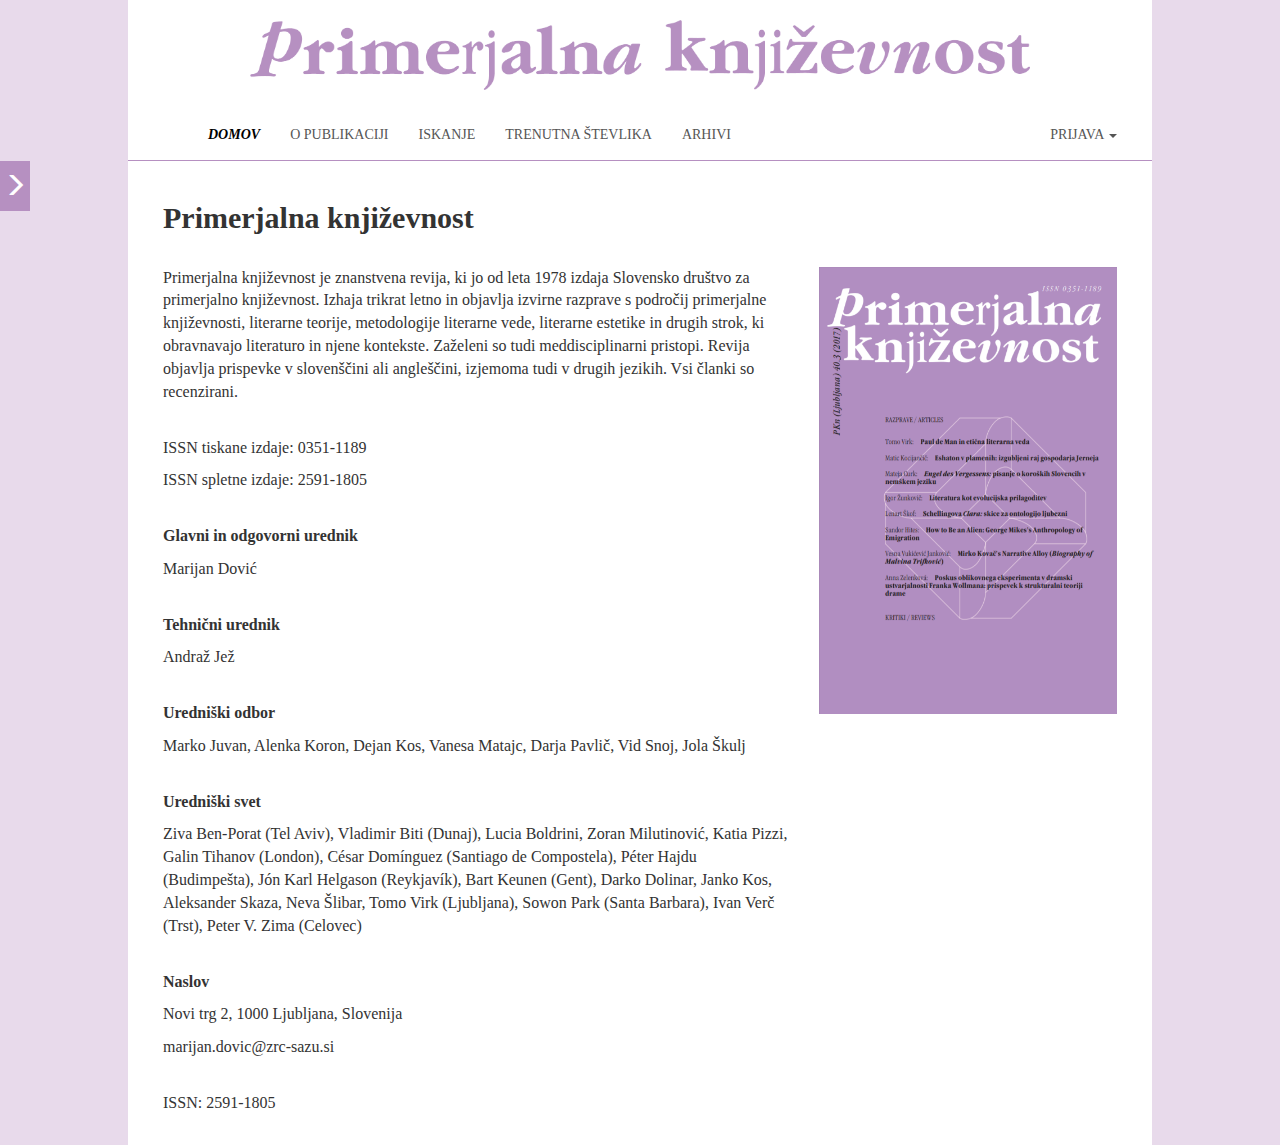
<file: index.html>
<!DOCTYPE html>
<html lang="sl">
<head>
  <title>Primerjalna književnost</title>
  <meta charset="utf-8">
  <meta name="viewport" content="width=device-width, initial-scale=1">
  <link rel="stylesheet" href="https://maxcdn.bootstrapcdn.com/bootstrap/3.3.7/css/bootstrap.min.css">
  <link rel="stylesheet" href="style.css">
  <script src="https://ajax.googleapis.com/ajax/libs/jquery/3.3.1/jquery.min.js"></script>
  <script src="https://maxcdn.bootstrapcdn.com/bootstrap/3.3.7/js/bootstrap.min.js"></script>
  <script src="main.js"></script>
</head>
<body>
<div id="page">
<img id="logo-img" src="./Images/dark_napis.png" onload="onLoadLogo()">
<nav id="navbar" class="navbar navbar-default">
  <div class="container-fluid" style="padding-right:35px">
    <div class="navbar-header">
      <img id="small-logo-img" class="hide-logo" src="./Images/navbar_logo.png">
    </div>
    <ul class="nav navbar-nav">
      <li class="active">
        <a href="#">DOMOV</a>
      </li>
      <li>
        <a href="./about.html">O PUBLIKACIJI</a>
      </li>
      <li>
        <a href="./search.html">ISKANJE</a>
      </li>
      <li>
        <a href="./current_release.html">TRENUTNA ŠTEVLIKA</a>
      </li>
      <li>
        <a href="./archives.html">ARHIVI</a>
      </li>
    </ul>
    <ul class="nav navbar-nav navbar-right">
      <li class="dropdown">
        <a href="" class="dropdown-toggle" data-toggle="dropdown" style="background:white">PRIJAVA <span class="caret"></span></a>
        <ul class="dropdown-menu dropdown-lr animated slideInRight" role="menu">
          <div class="col-lg-12" style="padding-top:15px">
            <form id="ajax-login-form" method="post" role="form" autocomplete="off">
              <div class="form-group">
                <input type="text" name="username" id="username" tabindex="1" class="form-control" placeholder="Uporabniško ime" value="" autocomplete="off">
              </div>
  
              <div class="form-group">
                <input type="password" name="password" id="password" tabindex="2" class="form-control" placeholder="Geslo" autocomplete="off">
              </div>
  
              <div class="form-group">
                <div class="row">
                  <div class="col-xs-7">
                    <input type="checkbox" tabindex="3" name="remember" id="remember">
                    <label style="font-weight:normal" for="remember"> Zapomni si me</label>
                  </div>
                  <div class="col-xs-5 pull-right">
                    <input type="submit" name="login-submit" id="login-submit" tabindex="4" class="form-control btn btn-success" value="Prijava">
                  </div>
                </div>
              </div>
  
              <div class="form-group">
                <div class="row">
                  <div class="col-lg-12">
                    <div class="text-center">
                      <a href="" tabindex="5" class="forgot-password">Pozabljeno geslo?</a>
                    </div>
                  </div>
                </div>
              </div>
            </form>
          </div>
        </ul>
      </li>
    </ul>
  </div>
</nav>
  
<div id="wrapper">

  <!-- Sidebar -->
  <div id="sidebar-wrapper">
    <ul class="sidebar-nav">
      <li>
        <a href="" class="btn btn-secondary" id="menu-toggle"><span class="glyphicon glyphicon-menu-right" aria-hidden="true"></span></a>
      </li>
      <li>
        <a href="#">Open Journal Systems</a>
      </li>
      <li>
        <a href="#">Pomoč</a>
      </li>
      <li><a data-toggle="collapse" href="#vsebina-collapse">Brskanje <span class="caret"></span></a>
        <ul id="vsebina-collapse" class="collapse list-unstyled">
          <li><a href="">Po številkah</a></li>
          <li><a href="">Po avtorju</a></li>
          <li><a href="">Po naslovu</a></li>
          <li><a href="">Ostale publikacije</a></li>
        </ul>
      </li>
      <li><a data-toggle="collapse" href="#obvestila-collapse">Obvestila <span class="caret"></span></a>
        <ul id="obvestila-collapse" class="collapse list-unstyled">
          <li><a href="">Poglej</a></li>
          <li><a href="">Naroči se</a></li>
        </ul>
      </li>
      <li><a data-toggle="collapse" href="#info-collapse">Informacije <span class="caret"></span></a>
        <ul id="info-collapse" class="collapse list-unstyled">
          <li><a href="">Za bralce</a></li>
          <li><a href="">Za avtorje</a></li>
          <li><a href="">Za knjižničarje</a></li>
        </ul>
      </li>
      <li><a data-toggle="collapse" href="#jezik-collapse">Jezik <span class="caret"></span></a>
        <ul id="jezik-collapse" class="collapse list-unstyled">
          <li><a href="">Slovenščina</a></li>
          <li><a href="">English</a></li>
          <li><a href="">Deutsch</a></li>
          <li><a href="">Hrvatski</a></li>
          <li><a href="">Srpski</a></li>
        </ul>
      </li>
      <li><a data-toggle="collapse" href="#pisava-collapse">Velikost pisave <span class="caret"></span></a>
        <ul id="pisava-collapse" class="collapse list-unstyled">
          <li><a href="">Povečaj</a></li>
          <li><a href="">Privzeto</a></li>
          <li><a href="">Zmanjšaj</a></li>
        </ul>
      </li>
    </ul>
  </div>
  <!-- /#sidebar-wrapper -->

  <!-- Page Content -->
  <div id="page-content-wrapper" class="content">
    <div class="container-fluid">
      <h2><strong>Primerjalna književnost</strong></h2>
      <br>
      <div class="row">
        <div class="col-sm-8">
          <p>Primerjalna književnost je znanstvena revija, ki jo od leta 1978 izdaja Slovensko društvo za primerjalno književnost. 
            Izhaja trikrat letno in objavlja izvirne razprave s področij primerjalne književnosti, 
            literarne teorije, metodologije literarne vede, literarne estetike in drugih strok, 
            ki obravnavajo literaturo in njene kontekste. Zaželeni so tudi meddisciplinarni pristopi. 
            Revija objavlja prispevke v slovenščini ali angleščini, izjemoma tudi v drugih jezikih. Vsi članki so recenzirani.</p>
          <br>
          <p>ISSN tiskane izdaje: 0351-1189</p>
          <p>ISSN spletne izdaje: 2591-1805</p>
          
          <br>
          
          <p><b>Glavni in odgovorni urednik</b></p>
          <p>Marijan Dović</p>
          <br>
          <p><b>Tehnični urednik</b></p>
          <p>Andraž Jež</p>
          <br>
          <p><b>Uredniški odbor</b></p>
          <p>Marko Juvan, Alenka Koron, Dejan Kos, Vanesa Matajc, Darja Pavlič, Vid Snoj, Jola Škulj</p>
          <br>
          <p><b>Uredniški svet</b></p>
          <p>Ziva Ben-Porat (Tel Aviv), Vladimir Biti (Dunaj), Lucia Boldrini, Zoran Milutinović, 
            Katia Pizzi, Galin Tihanov (London), César Domínguez (Santiago de Compostela), Péter Hajdu (Budimpešta), 
            Jón Karl Helgason (Reykjavík), Bart Keunen (Gent), Darko Dolinar, Janko Kos, Aleksander Skaza, Neva Šlibar, 
            Tomo Virk (Ljubljana), Sowon Park (Santa Barbara), Ivan Verč (Trst), Peter V. Zima (Celovec)</p>
          <br>
          <p><b>Naslov</b></p>
          <p>Novi trg 2, 1000 Ljubljana, Slovenija</p>
          <p>marijan.dovic@zrc-sazu.si</p>
          <br>
          <p>ISSN: 2591-1805</p>
        </div>
        <div class="col-sm-4">
          <img id="naslovnica" src="./Images/naslovnica.png">
        </div>
      </div>
    </div>
  </div>
</div>
</div>
</body>
</html>
</file>
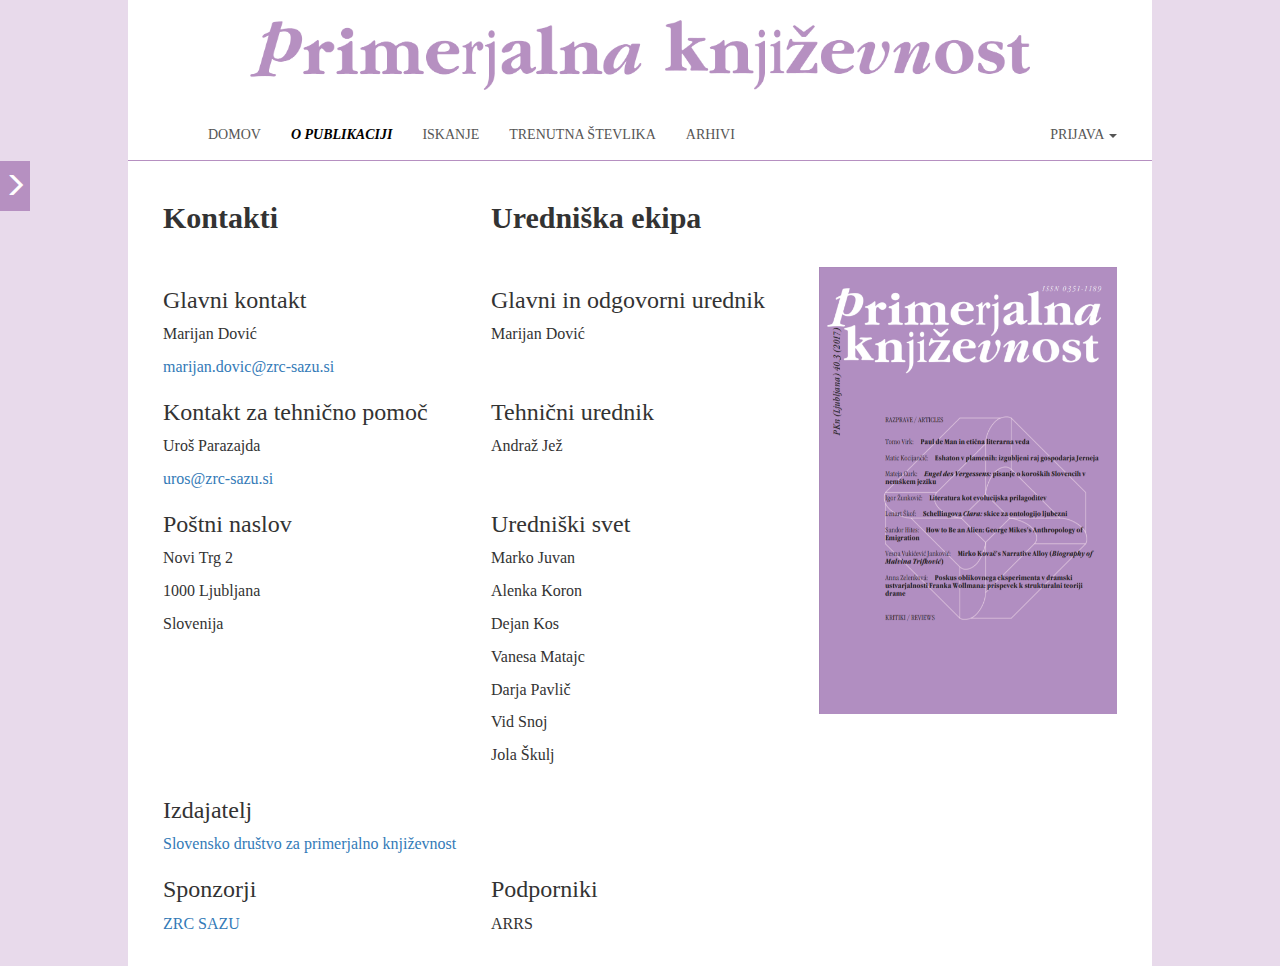
<file: about.html>
<!DOCTYPE html>
<html lang="sl">
<head>
  <title>Primerjalna književnost</title>
  <meta charset="utf-8">
  <meta name="viewport" content="width=device-width, initial-scale=1">
  <link rel="stylesheet" href="https://maxcdn.bootstrapcdn.com/bootstrap/3.3.7/css/bootstrap.min.css">
  <link rel="stylesheet" href="style.css">
  <script src="https://ajax.googleapis.com/ajax/libs/jquery/3.3.1/jquery.min.js"></script>
  <script src="https://maxcdn.bootstrapcdn.com/bootstrap/3.3.7/js/bootstrap.min.js"></script>
  <script src="main.js"></script>
</head>
<body>
<div id="page">
<img id="logo-img" src="./Images/dark_napis.png" onload="onLoadLogo()">
<nav id="navbar" class="navbar navbar-default">
  <div class="container-fluid" style="padding-right:35px">
    <div class="navbar-header">
      <img id="small-logo-img" class="hide-logo" src="./Images/navbar_logo.png">
    </div>
    <ul class="nav navbar-nav">
      <li>
        <a href="./index.html">DOMOV</a>
      </li>
      <li class="active">
        <a href="#">O PUBLIKACIJI</a>
      </li>
      <li>
        <a href="./search.html">ISKANJE</a>
      </li>
      <li>
        <a href="#">TRENUTNA ŠTEVLIKA</a>
      </li>
      <li>
        <a href="#">ARHIVI</a>
      </li>
    </ul>
    <ul class="nav navbar-nav navbar-right">
      <li class="dropdown">
        <a href="" class="dropdown-toggle" data-toggle="dropdown" style="background:white">PRIJAVA <span class="caret"></span></a>
        <ul class="dropdown-menu dropdown-lr animated slideInRight" role="menu">
          <div class="col-lg-12" style="padding-top:15px">
            <form id="ajax-login-form" method="post" role="form" autocomplete="off">
              <div class="form-group">
                <input type="text" name="username" id="username" tabindex="1" class="form-control" placeholder="Uporabniško ime" value="" autocomplete="off">
              </div>
  
              <div class="form-group">
                <input type="password" name="password" id="password" tabindex="2" class="form-control" placeholder="Geslo" autocomplete="off">
              </div>
  
              <div class="form-group">
                <div class="row">
                  <div class="col-xs-7">
                    <input type="checkbox" tabindex="3" name="remember" id="remember">
                    <label style="font-weight:normal" for="remember"> Zapomni si me</label>
                  </div>
                  <div class="col-xs-5 pull-right">
                    <input type="submit" name="login-submit" id="login-submit" tabindex="4" class="form-control btn btn-success" value="Prijava">
                  </div>
                </div>
              </div>
  
              <div class="form-group">
                <div class="row">
                  <div class="col-lg-12">
                    <div class="text-center">
                      <a href="" tabindex="5" class="forgot-password">Pozabljeno geslo?</a>
                    </div>
                  </div>
                </div>
              </div>
            </form>
          </div>
        </ul>
      </li>
    </ul>
  </div>
</nav>
  
<div id="wrapper">

  <!-- Sidebar -->
  <div id="sidebar-wrapper">
    <ul class="sidebar-nav">
      <li>
        <a href="" class="btn btn-secondary" id="menu-toggle"><span class="glyphicon glyphicon-menu-right" aria-hidden="true"></span></a>
      </li>
      <li>
        <a href="#">Open Journal Systems</a>
      </li>
      <li>
        <a href="#">Pomoč</a>
      </li>
      <li><a data-toggle="collapse" href="#vsebina-collapse">Brskanje <span class="caret"></span></a>
        <ul id="vsebina-collapse" class="collapse list-unstyled">
          <li><a href="">Po številkah</a></li>
          <li><a href="">Po avtorju</a></li>
          <li><a href="">Po naslovu</a></li>
          <li><a href="">Ostale publikacije</a></li>
        </ul>
      </li>
      <li><a data-toggle="collapse" href="#obvestila-collapse">Obvestila <span class="caret"></span></a>
        <ul id="obvestila-collapse" class="collapse list-unstyled">
          <li><a href="">Poglej</a></li>
          <li><a href="">Naroči se</a></li>
        </ul>
      </li>
      <li><a data-toggle="collapse" href="#info-collapse">Informacije <span class="caret"></span></a>
        <ul id="info-collapse" class="collapse list-unstyled">
          <li><a href="">Za bralce</a></li>
          <li><a href="">Za avtorje</a></li>
          <li><a href="">Za knjižničarje</a></li>
        </ul>
      </li>
      <li><a data-toggle="collapse" href="#jezik-collapse">Jezik <span class="caret"></span></a>
        <ul id="jezik-collapse" class="collapse list-unstyled">
          <li><a href="">Slovenščina</a></li>
          <li><a href="">English</a></li>
          <li><a href="">Deutsch</a></li>
          <li><a href="">Hrvatski</a></li>
          <li><a href="">Srpski</a></li>
        </ul>
      </li>
      <li><a data-toggle="collapse" href="#pisava-collapse">Velikost pisave <span class="caret"></span></a>
        <ul id="pisava-collapse" class="collapse list-unstyled">
          <li><a href="">Povečaj</a></li>
          <li><a href="">Privzeto</a></li>
          <li><a href="">Zmanjšaj</a></li>
        </ul>
      </li>
    </ul>
  </div>
  <!-- /#sidebar-wrapper -->

  <!-- Page Content -->
  <div id="page-content-wrapper" class="content">
    <div class="container-fluid">
      <div class="row">
        <div class="col-sm-8">
          <div class="row">
            <div class="col-sm-6">
              <h2><strong>Kontakti</strong></h2>
            </div>
            <div class="col-sm-6">
              <h2><strong>Uredniška ekipa</strong></h2>
            </div>
          </div>
          <br>
        </div>
        <div class="col-sm-8">
          <div class="row">
            <div class="col-sm-6">
              <h3>Glavni kontakt</h3>
              <p>Marijan Dović</p>
              <a href="mailto:marijan.dovic@zrc-sazu.si">marijan.dovic@zrc-sazu.si</a>
            </div>
            <div class="col-sm-6">
              <h3>Glavni in odgovorni urednik</h3>
              <p>Marijan Dović</p>
            </div>
          </div>
          <div class="row">
            <div class="col-sm-6">
              <h3>Kontakt za tehnično pomoč</h3>
              <p>Uroš Parazajda</p>
              <a href="mailto:uros@zrc-sazu.si">uros@zrc-sazu.si</a>
            </div>
            <div class="col-sm-6">
              <h3>Tehnični urednik</h3>
              <p>Andraž Jež</p>
            </div>
          </div>
          <div class="row">
            <div class="col-sm-6">
              <h3>Poštni naslov</h3>
              <p>Novi Trg 2</p>
              <p>1000 Ljubljana</p>
              <p>Slovenija</p>
            </div>
            <div class="col-sm-6">
              <h3>Uredniški svet</h3>
              <p>Marko Juvan</p>
              <p>Alenka Koron</p>
              <p>Dejan Kos</p>
              <p>Vanesa Matajc</p>
              <p>Darja Pavlič</p>
              <p>Vid Snoj</p>
              <p>Jola Škulj</p>
            </div>
          </div>
          <div class="row">
            <div class="col-sm-6">
              <h3>Izdajatelj</h3>
              <a href="www.sdpk.si">Slovensko društvo za primerjalno književnost</a>
            </div>
          </div>
          <div class="row">
            <div class="col-sm-6">
              <h3>Sponzorji</h3>
              <a href="https://www.zrc-sazu.si">ZRC SAZU</a>
            </div>
            <div class="col-sm-6">
              <h3>Podporniki</h3>
              <p>ARRS</p>
            </div>
          </div>
        </div>
        <div class="col-sm-4">
          <img id="naslovnica" src="./Images/naslovnica.png">
        </div>
      </div>
    </div>
  </div>
</div>
</div>
</body>
</html>
</file>
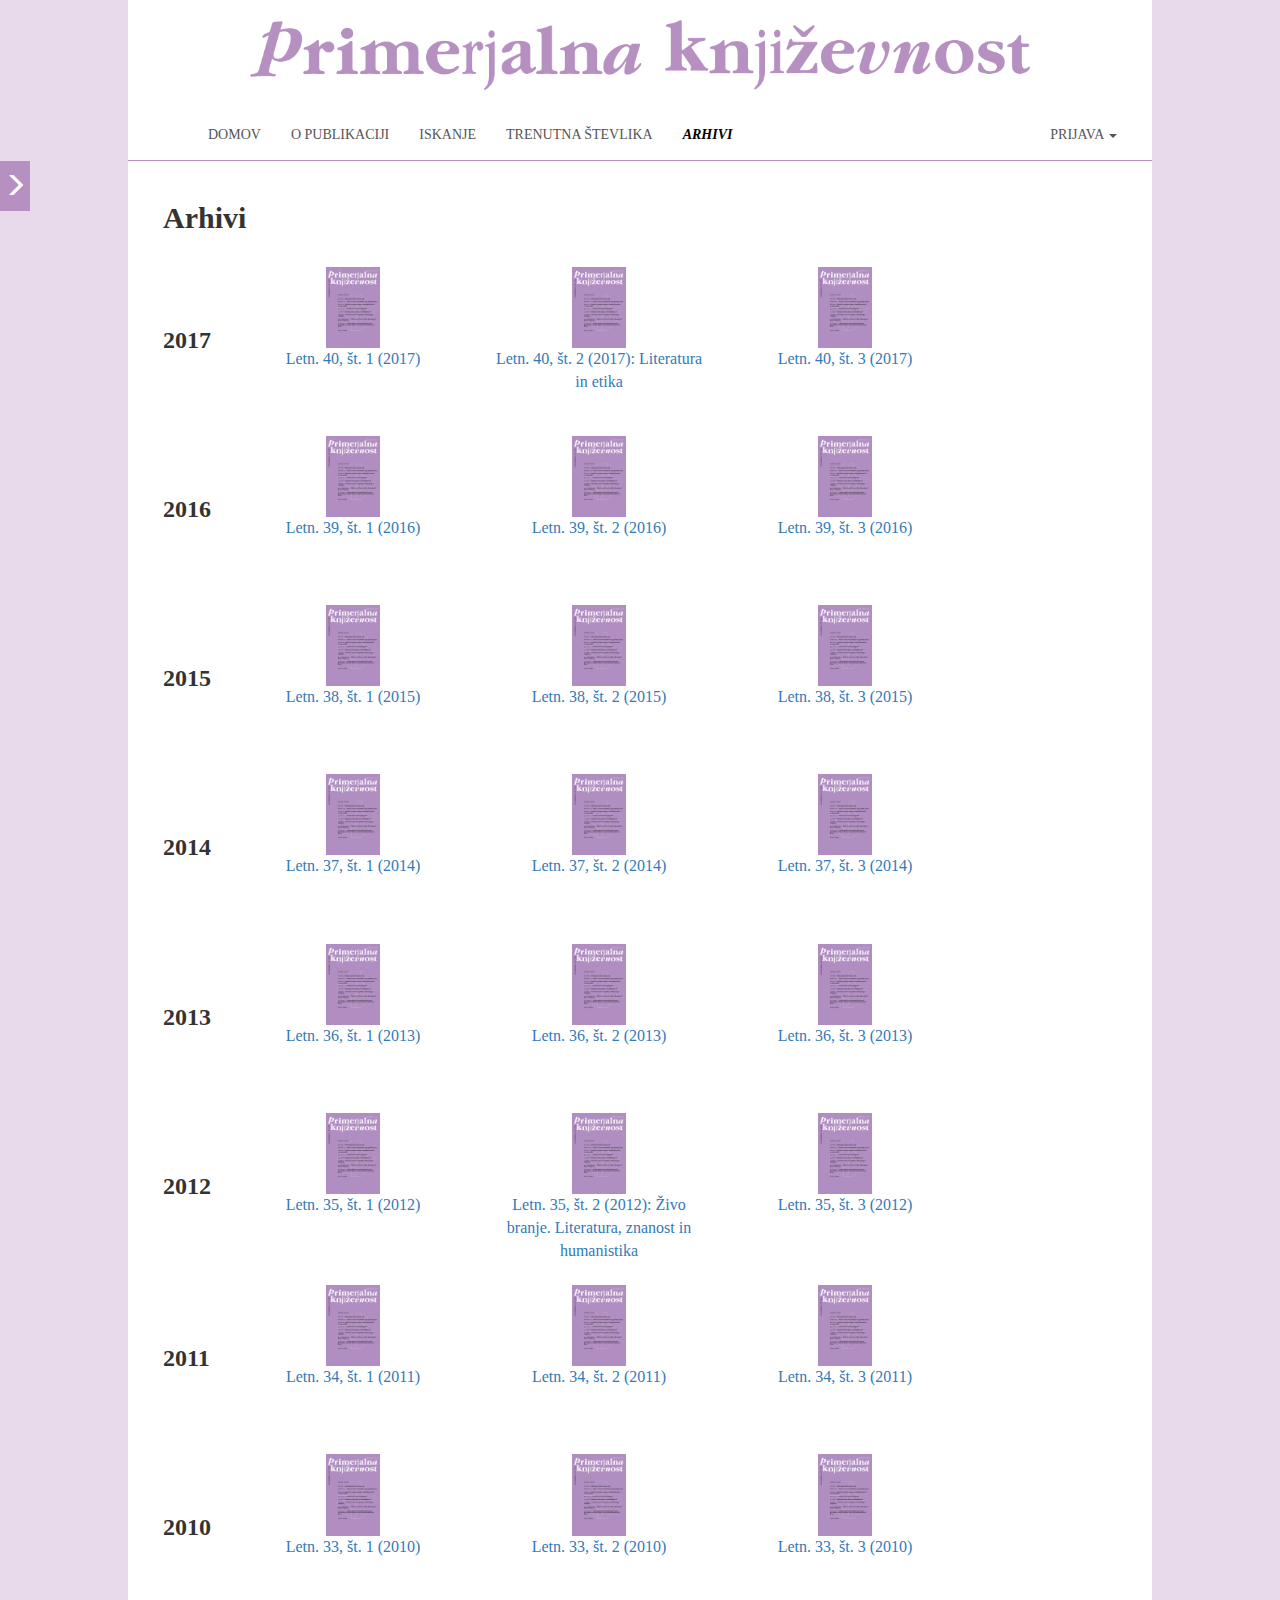
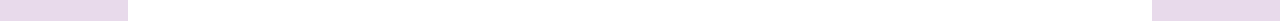
<file: archives.html>
<!DOCTYPE html>
<html lang="sl">
<head>
  <title>Primerjalna književnost</title>
  <meta charset="utf-8">
  <meta name="viewport" content="width=device-width, initial-scale=1">
  <link rel="stylesheet" href="https://maxcdn.bootstrapcdn.com/bootstrap/3.3.7/css/bootstrap.min.css">
  <link rel="stylesheet" href="style.css">
  <script src="https://ajax.googleapis.com/ajax/libs/jquery/3.3.1/jquery.min.js"></script>
  <script src="https://maxcdn.bootstrapcdn.com/bootstrap/3.3.7/js/bootstrap.min.js"></script>
  <script src="main.js"></script>
</head>
<body>
<div id="page">
<img id="logo-img" src="./Images/dark_napis.png" onload="onLoadLogo()">
<nav id="navbar" class="navbar navbar-default">
  <div class="container-fluid" style="padding-right:35px">
    <div class="navbar-header">
      <img id="small-logo-img" class="hide-logo" src="./Images/navbar_logo.png">
    </div>
    <ul class="nav navbar-nav">
      <li>
        <a href="./index.html">DOMOV</a>
      </li>
      <li>
        <a href="./about.html">O PUBLIKACIJI</a>
      </li>
      <li>
        <a href="./search.html">ISKANJE</a>
      </li>
      <li>
        <a href="./current_release.html">TRENUTNA ŠTEVLIKA</a>
      </li>
      <li class="active">
        <a href="#">ARHIVI</a>
      </li>
    </ul>
    <ul class="nav navbar-nav navbar-right">
      <li class="dropdown">
        <a href="" class="dropdown-toggle" data-toggle="dropdown" style="background:white">PRIJAVA <span class="caret"></span></a>
        <ul class="dropdown-menu dropdown-lr animated slideInRight" role="menu">
          <div class="col-lg-12" style="padding-top:15px">
            <form id="ajax-login-form" method="post" role="form" autocomplete="off">
              <div class="form-group">
                <input type="text" name="username" id="username" tabindex="1" class="form-control" placeholder="Uporabniško ime" value="" autocomplete="off">
              </div>
  
              <div class="form-group">
                <input type="password" name="password" id="password" tabindex="2" class="form-control" placeholder="Geslo" autocomplete="off">
              </div>
  
              <div class="form-group">
                <div class="row">
                  <div class="col-xs-7">
                    <input type="checkbox" tabindex="3" name="remember" id="remember">
                    <label style="font-weight:normal" for="remember"> Zapomni si me</label>
                  </div>
                  <div class="col-xs-5 pull-right">
                    <input type="submit" name="login-submit" id="login-submit" tabindex="4" class="form-control btn btn-success" value="Prijava">
                  </div>
                </div>
              </div>
  
              <div class="form-group">
                <div class="row">
                  <div class="col-lg-12">
                    <div class="text-center">
                      <a href="" tabindex="5" class="forgot-password">Pozabljeno geslo?</a>
                    </div>
                  </div>
                </div>
              </div>
            </form>
          </div>
        </ul>
      </li>
    </ul>
  </div>
</nav>
  
<div id="wrapper">

  <!-- Sidebar -->
  <div id="sidebar-wrapper">
    <ul class="sidebar-nav">
      <li>
        <a href="" class="btn btn-secondary" id="menu-toggle"><span class="glyphicon glyphicon-menu-right" aria-hidden="true"></span></a>
      </li>
      <li>
        <a href="#">Open Journal Systems</a>
      </li>
      <li>
        <a href="#">Pomoč</a>
      </li>
      <li><a data-toggle="collapse" href="#vsebina-collapse">Brskanje <span class="caret"></span></a>
        <ul id="vsebina-collapse" class="collapse list-unstyled">
          <li><a href="">Po številkah</a></li>
          <li><a href="">Po avtorju</a></li>
          <li><a href="">Po naslovu</a></li>
          <li><a href="">Ostale publikacije</a></li>
        </ul>
      </li>
      <li><a data-toggle="collapse" href="#obvestila-collapse">Obvestila <span class="caret"></span></a>
        <ul id="obvestila-collapse" class="collapse list-unstyled">
          <li><a href="">Poglej</a></li>
          <li><a href="">Naroči se</a></li>
        </ul>
      </li>
      <li><a data-toggle="collapse" href="#info-collapse">Informacije <span class="caret"></span></a>
        <ul id="info-collapse" class="collapse list-unstyled">
          <li><a href="">Za bralce</a></li>
          <li><a href="">Za avtorje</a></li>
          <li><a href="">Za knjižničarje</a></li>
        </ul>
      </li>
      <li><a data-toggle="collapse" href="#jezik-collapse">Jezik <span class="caret"></span></a>
        <ul id="jezik-collapse" class="collapse list-unstyled">
          <li><a href="">Slovenščina</a></li>
          <li><a href="">English</a></li>
          <li><a href="">Deutsch</a></li>
          <li><a href="">Hrvatski</a></li>
          <li><a href="">Srpski</a></li>
        </ul>
      </li>
      <li><a data-toggle="collapse" href="#pisava-collapse">Velikost pisave <span class="caret"></span></a>
        <ul id="pisava-collapse" class="collapse list-unstyled">
          <li><a href="">Povečaj</a></li>
          <li><a href="">Privzeto</a></li>
          <li><a href="">Zmanjšaj</a></li>
        </ul>
      </li>
    </ul>
  </div>
  <!-- /#sidebar-wrapper -->

  <!-- Page Content -->
  <div id="page-content-wrapper" class="content">
    <div class="container-fluid">
      <h2><strong>Arhivi</strong></h2>
      <br>
      <div class="row">
        <div class="col-sm-12">
            <div class="row">
                <div class="col-sm-1 barhiv">
                    <h3 class="barhiv"><strong>2017</strong></h3>
                </div>
                <div class="col-sm-3">
                    <img class="arhiv img-responsive" src="./Images/naslovnica.png">
                    <p class="naslovcek"><a>Letn. 40, št. 1 (2017)</a></p>
                </div>
                <div class="col-sm-3">
                    <img class="arhiv img-responsive" src="./Images/naslovnica.png">
                    <p class="naslovcek"><a>Letn. 40, št. 2 (2017): Literatura in etika</a></p>
                </div>
                <div class="col-sm-3">
                    <img class="arhiv img-responsive" src="./Images/naslovnica.png">
                    <p class="naslovcek"><a>Letn. 40, št. 3 (2017)</a></p>
                </div>
            </div>
            <br>
            <div class="row">
                <div class="col-sm-1 barhiv">
                    <h3 class="barhiv"><strong>2016</strong></h3>
                </div>
                <div class="col-sm-3">
                    <img class="arhiv img-responsive" src="./Images/naslovnica.png">
                    <p class="naslovcek"><a>Letn. 39, št. 1 (2016)</a></p>
                </div>
                <div class="col-sm-3">
                    <img class="arhiv img-responsive" src="./Images/naslovnica.png">
                    <p class="naslovcek"><a>Letn. 39, št. 2 (2016)</a></p>
                </div>
                <div class="col-sm-3">
                    <img class="arhiv img-responsive" src="./Images/naslovnica.png">
                    <p class="naslovcek"><a>Letn. 39, št. 3 (2016)</a></p>
                </div>
            </div>
            <br>
            <div class="row">
                <div class="col-sm-1 barhiv">
                    <h3 class="barhiv"><strong>2015</strong></h3>
                </div>
                <div class="col-sm-3">
                    <img class="arhiv img-responsive" src="./Images/naslovnica.png">
                    <p class="naslovcek"><a>Letn. 38, št. 1 (2015)</a></p>
                </div>
                <div class="col-sm-3">
                    <img class="arhiv img-responsive" src="./Images/naslovnica.png">
                    <p class="naslovcek"><a>Letn. 38, št. 2 (2015)</a></p>
                </div>
                <div class="col-sm-3">
                    <img class="arhiv img-responsive" src="./Images/naslovnica.png">
                    <p class="naslovcek"><a>Letn. 38, št. 3 (2015)</a></p>
                </div>
            </div>
            <br>
            <div class="row">
                <div class="col-sm-1 barhiv">
                    <h3 class="barhiv"><strong>2014</strong></h3>
                </div>
                <div class="col-sm-3">
                    <img class="arhiv img-responsive" src="./Images/naslovnica.png">
                    <p class="naslovcek"><a>Letn. 37, št. 1 (2014)</a></p>
                </div>
                <div class="col-sm-3">
                    <img class="arhiv img-responsive" src="./Images/naslovnica.png">
                    <p class="naslovcek"><a>Letn. 37, št. 2 (2014)</a></p>
                </div>
                <div class="col-sm-3">
                    <img class="arhiv img-responsive" src="./Images/naslovnica.png">
                    <p class="naslovcek"><a>Letn. 37, št. 3 (2014)</a></p>
                </div>
            </div>
            <br>
            <div class="row">
                <div class="col-sm-1 barhiv">
                    <h3 class="barhiv"><strong>2013</strong></h3>
                </div>
                <div class="col-sm-3">
                    <img class="arhiv img-responsive" src="./Images/naslovnica.png">
                    <p class="naslovcek"><a>Letn. 36, št. 1 (2013)</a></p>
                </div>
                <div class="col-sm-3">
                    <img class="arhiv img-responsive" src="./Images/naslovnica.png">
                    <p class="naslovcek"><a>Letn. 36, št. 2 (2013)</a></p>
                </div>
                <div class="col-sm-3">
                    <img class="arhiv img-responsive" src="./Images/naslovnica.png">
                    <p class="naslovcek"><a>Letn. 36, št. 3 (2013)</a></p>
                </div>
            </div>
            <br>
            <div class="row">
                <div class="col-sm-1 barhiv">
                    <h3 class="barhiv"><strong>2012</strong></h3>
                </div>
                <div class="col-sm-3">
                    <img class="arhiv img-responsive" src="./Images/naslovnica.png">
                    <p class="naslovcek"><a>Letn. 35, št. 1 (2012)</a></p>
                </div>
                <div class="col-sm-3">
                    <img class="arhiv img-responsive" src="./Images/naslovnica.png">
                    <p class="naslovcek"><a>Letn. 35, št. 2 (2012): Živo branje. Literatura, znanost in humanistika</a></p>
                </div>
                <div class="col-sm-3">
                    <img class="arhiv img-responsive" src="./Images/naslovnica.png">
                    <p class="naslovcek"><a>Letn. 35, št. 3 (2012)</a></p>
                </div>
            </div>
            <br>
            <div class="row">
                <div class="col-sm-1 barhiv">
                    <h3 class="barhiv"><strong>2011</strong></h3>
                </div>
                <div class="col-sm-3">
                    <img class="arhiv img-responsive" src="./Images/naslovnica.png">
                    <p class="naslovcek"><a>Letn. 34, št. 1 (2011)</a></p>
                </div>
                <div class="col-sm-3">
                    <img class="arhiv img-responsive" src="./Images/naslovnica.png">
                    <p class="naslovcek"><a>Letn. 34, št. 2 (2011)</a></p>
                </div>
                <div class="col-sm-3">
                    <img class="arhiv img-responsive" src="./Images/naslovnica.png">
                    <p class="naslovcek"><a>Letn. 34, št. 3 (2011)</a></p>
                </div>
            </div>
            <br>
            <div class="row">
                <div class="col-sm-1 barhiv">
                    <h3 class="barhiv"><strong>2010</strong></h3>
                </div>
                <div class="col-sm-3">
                    <img class="arhiv img-responsive" src="./Images/naslovnica.png">
                    <p class="naslovcek"><a>Letn. 33, št. 1 (2010)</a></p>
                </div>
                <div class="col-sm-3">
                    <img class="arhiv img-responsive" src="./Images/naslovnica.png">
                    <p class="naslovcek"><a>Letn. 33, št. 2 (2010)</a></p>
                </div>
                <div class="col-sm-3">
                    <img class="arhiv img-responsive" src="./Images/naslovnica.png">
                    <p class="naslovcek"><a>Letn. 33, št. 3 (2010)</a></p>
                </div>
            </div>
        </div>
      </div>
    </div>
  </div>
</div>
</body>
</html>
</file>
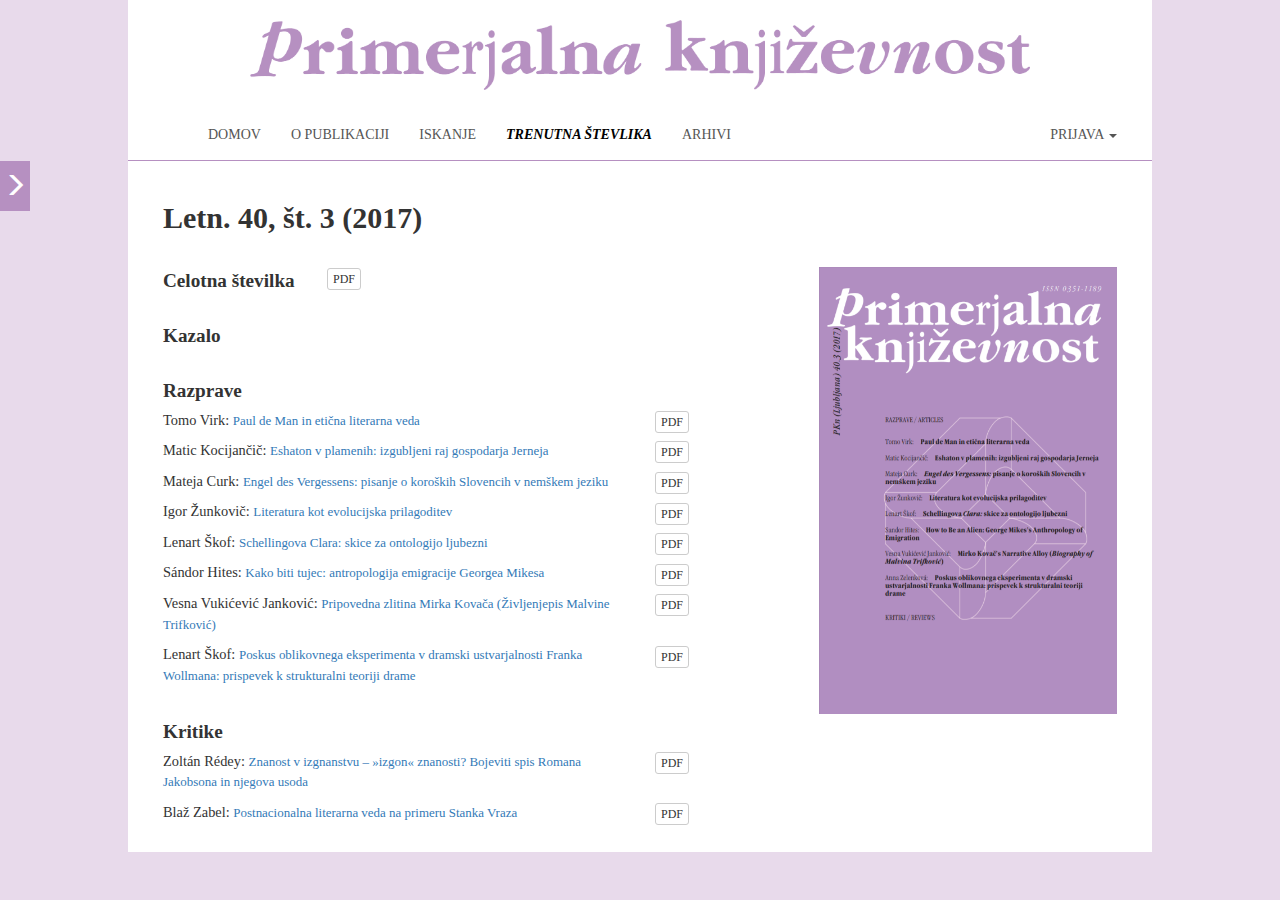
<file: current_release.html>
<!DOCTYPE html>
<html lang="sl">
<head>
  <title>Primerjalna književnost</title>
  <meta charset="utf-8">
  <meta name="viewport" content="width=device-width, initial-scale=1">
  <link rel="stylesheet" href="https://maxcdn.bootstrapcdn.com/bootstrap/3.3.7/css/bootstrap.min.css">
  <link rel="stylesheet" href="style.css">
  <script src="https://ajax.googleapis.com/ajax/libs/jquery/3.3.1/jquery.min.js"></script>
  <script src="https://maxcdn.bootstrapcdn.com/bootstrap/3.3.7/js/bootstrap.min.js"></script>
  <script src="main.js"></script>
</head>
<body>
<div id="page">
<img id="logo-img" src="./Images/dark_napis.png" onload="onLoadLogo()">
<nav id="navbar" class="navbar navbar-default">
  <div class="container-fluid" style="padding-right:35px">
    <div class="navbar-header">
      <img id="small-logo-img" class="hide-logo" src="./Images/navbar_logo.png">
    </div>
    <ul class="nav navbar-nav">
      <li>
        <a href="./index.html">DOMOV</a>
      </li>
      <li>
        <a href="./about.html">O PUBLIKACIJI</a>
      </li>
      <li>
        <a href="./search.html">ISKANJE</a>
      </li>
      <li class="active">
        <a href="#">TRENUTNA ŠTEVLIKA</a>
      </li>
      <li>
        <a href="./archives.html">ARHIVI</a>
      </li>
    </ul>
    <ul class="nav navbar-nav navbar-right">
      <li class="dropdown">
        <a href="" class="dropdown-toggle" data-toggle="dropdown" style="background:white">PRIJAVA <span class="caret"></span></a>
        <ul class="dropdown-menu dropdown-lr animated slideInRight" role="menu">
          <div class="col-lg-12" style="padding-top:15px">
            <form id="ajax-login-form" method="post" role="form" autocomplete="off">
              <div class="form-group">
                <input type="text" name="username" id="username" tabindex="1" class="form-control" placeholder="Uporabniško ime" value="" autocomplete="off">
              </div>
  
              <div class="form-group">
                <input type="password" name="password" id="password" tabindex="2" class="form-control" placeholder="Geslo" autocomplete="off">
              </div>
  
              <div class="form-group">
                <div class="row">
                  <div class="col-xs-7">
                    <input type="checkbox" tabindex="3" name="remember" id="remember">
                    <label style="font-weight:normal" for="remember"> Zapomni si me</label>
                  </div>
                  <div class="col-xs-5 pull-right">
                    <input type="submit" name="login-submit" id="login-submit" tabindex="4" class="form-control btn btn-success" value="Prijava">
                  </div>
                </div>
              </div>
  
              <div class="form-group">
                <div class="row">
                  <div class="col-lg-12">
                    <div class="text-center">
                      <a href="" tabindex="5" class="forgot-password">Pozabljeno geslo?</a>
                    </div>
                  </div>
                </div>
              </div>
            </form>
          </div>
        </ul>
      </li>
    </ul>
  </div>
</nav>
  
<div id="wrapper">

  <!-- Sidebar -->
  <div id="sidebar-wrapper">
    <ul class="sidebar-nav">
      <li>
        <a href="" class="btn btn-secondary" id="menu-toggle"><span class="glyphicon glyphicon-menu-right" aria-hidden="true"></span></a>
      </li>
      <li>
        <a href="#">Open Journal Systems</a>
      </li>
      <li>
        <a href="#">Pomoč</a>
      </li>
      <li><a data-toggle="collapse" href="#vsebina-collapse">Brskanje <span class="caret"></span></a>
        <ul id="vsebina-collapse" class="collapse list-unstyled">
          <li><a href="">Po številkah</a></li>
          <li><a href="">Po avtorju</a></li>
          <li><a href="">Po naslovu</a></li>
          <li><a href="">Ostale publikacije</a></li>
        </ul>
      </li>
      <li><a data-toggle="collapse" href="#obvestila-collapse">Obvestila <span class="caret"></span></a>
        <ul id="obvestila-collapse" class="collapse list-unstyled">
          <li><a href="">Poglej</a></li>
          <li><a href="">Naroči se</a></li>
        </ul>
      </li>
      <li><a data-toggle="collapse" href="#info-collapse">Informacije <span class="caret"></span></a>
        <ul id="info-collapse" class="collapse list-unstyled">
          <li><a href="">Za bralce</a></li>
          <li><a href="">Za avtorje</a></li>
          <li><a href="">Za knjižničarje</a></li>
        </ul>
      </li>
      <li><a data-toggle="collapse" href="#jezik-collapse">Jezik <span class="caret"></span></a>
        <ul id="jezik-collapse" class="collapse list-unstyled">
          <li><a href="">Slovenščina</a></li>
          <li><a href="">English</a></li>
          <li><a href="">Deutsch</a></li>
          <li><a href="">Hrvatski</a></li>
          <li><a href="">Srpski</a></li>
        </ul>
      </li>
      <li><a data-toggle="collapse" href="#pisava-collapse">Velikost pisave <span class="caret"></span></a>
        <ul id="pisava-collapse" class="collapse list-unstyled">
          <li><a href="">Povečaj</a></li>
          <li><a href="">Privzeto</a></li>
          <li><a href="">Zmanjšaj</a></li>
        </ul>
      </li>
    </ul>
  </div>
  <!-- /#sidebar-wrapper -->

  <!-- Page Content -->
  <div id="page-content-wrapper" class="content">
    <div class="container-fluid">
      <h2><strong>Letn. 40, št. 3 (2017)</strong></h2>
      <br>
      <div class="row">
        <div class="col-sm-8">
            <div class="row">
                <div class="col-sm-3">
                    <label for="pdf" class="titles">Celotna številka</label>
                </div>
                <div class="col-sm-9">
                    <button id="pdf" class="btn btn-xs btn-default">PDF</button>
                </div>
            </div>
            <br>
            <div class="row">
                <div class="col-sm-3">
                    <label class="titles">Kazalo</label>
                </div>
            </div>
            <br>
            <div class="row">
                <div class="col-sm-3">
                    <label class="titles">Razprave</label>
                </div>
            </div>
            <div class="row">
                <div class="col-sm-9">
                    <p class="article">Tomo Virk: <a class="article" src="#">Paul de Man in etična literarna veda</a> </p>
                </div>
                <div class="col-sm-3">
                    <button class="btn btn-xs btn-default">PDF</button>
                </div>
            </div>
            <div class="row">
                <div class="col-sm-9">
                    <p class="article">Matic Kocijančič: <a class="article" src="#">Eshaton v plamenih: izgubljeni raj gospodarja Jerneja</a> </p>
                </div>
                <div class="col-sm-3">
                    <button class="btn btn-xs btn-default">PDF</button>
                </div>
            </div>
            <div class="row">
                <div class="col-sm-9">
                    <p class="article">Mateja Curk: <a class="article" src="#">Engel des Vergessens: pisanje o koroških Slovencih v nemškem jeziku</a> </p>
                </div>
                <div class="col-sm-3">
                    <button class="btn btn-xs btn-default">PDF</button>
                </div>
            </div>
            <div class="row">
                <div class="col-sm-9">
                    <p class="article">Igor Žunkovič: <a class="article" src="#">Literatura kot evolucijska prilagoditev</a> </p>
                </div>
                <div class="col-sm-3">
                    <button class="btn btn-xs btn-default">PDF</button>
                </div>
            </div>
            <div class="row">
                <div class="col-sm-9">
                    <p class="article">Lenart Škof: <a class="article" src="#">Schellingova Clara: skice za ontologijo ljubezni</a> </p>
                </div>
                <div class="col-sm-3">
                    <button class="btn btn-xs btn-default">PDF</button>
                </div>
            </div>
            <div class="row">
                <div class="col-sm-9">
                    <p class="article">Sándor Hites: <a class="article" src="#">Kako biti tujec: antropologija emigracije Georgea Mikesa</a> </p>
                </div>
                <div class="col-sm-3">
                    <button class="btn btn-xs btn-default">PDF</button>
                </div>
            </div>
            <div class="row">
                <div class="col-sm-9">
                    <p class="article">Vesna Vukićević Janković: <a class="article" src="#">Pripovedna zlitina Mirka Kovača (Življenjepis Malvine Trifković)</a> </p>
                </div>
                <div class="col-sm-3">
                    <button class="btn btn-xs btn-default">PDF</button>
                </div>
            </div>
            <div class="row">
                <div class="col-sm-9">
                    <p class="article">Lenart Škof: <a class="article" src="#">Poskus oblikovnega eksperimenta v dramski ustvarjalnosti Franka Wollmana: prispevek k strukturalni teoriji drame</a> </p>
                </div>
                <div class="col-sm-3">
                    <button class="btn btn-xs btn-default">PDF</button>
                </div>
            </div>
            <br>
            <div class="row">
                <div class="col-sm-3">
                    <label class="titles">Kritike</label>
                </div>
            </div>
            <div class="row">
                <div class="col-sm-9">
                    <p class="article">Zoltán Rédey: <a class="article" src="#">Znanost v izgnanstvu – »izgon« znanosti? Bojeviti spis Romana Jakobsona in njegova usoda</a> </p>
                </div>
                <div class="col-sm-3">
                    <button class="btn btn-xs btn-default">PDF</button>
                </div>
            </div>
            <div class="row">
                <div class="col-sm-9">
                    <p class="article">Blaž Zabel: <a class="article" src="#">Postnacionalna literarna veda na primeru Stanka Vraza</a> </p>
                </div>
                <div class="col-sm-3">
                    <button class="btn btn-xs btn-default">PDF</button>
                </div>
            </div>
        </div>
        <div class="col-sm-4">
          <img id="naslovnica" src="./Images/naslovnica.png">
        </div>
      </div>
    </div>
  </div>
</div>
</body>
</html>
</file>
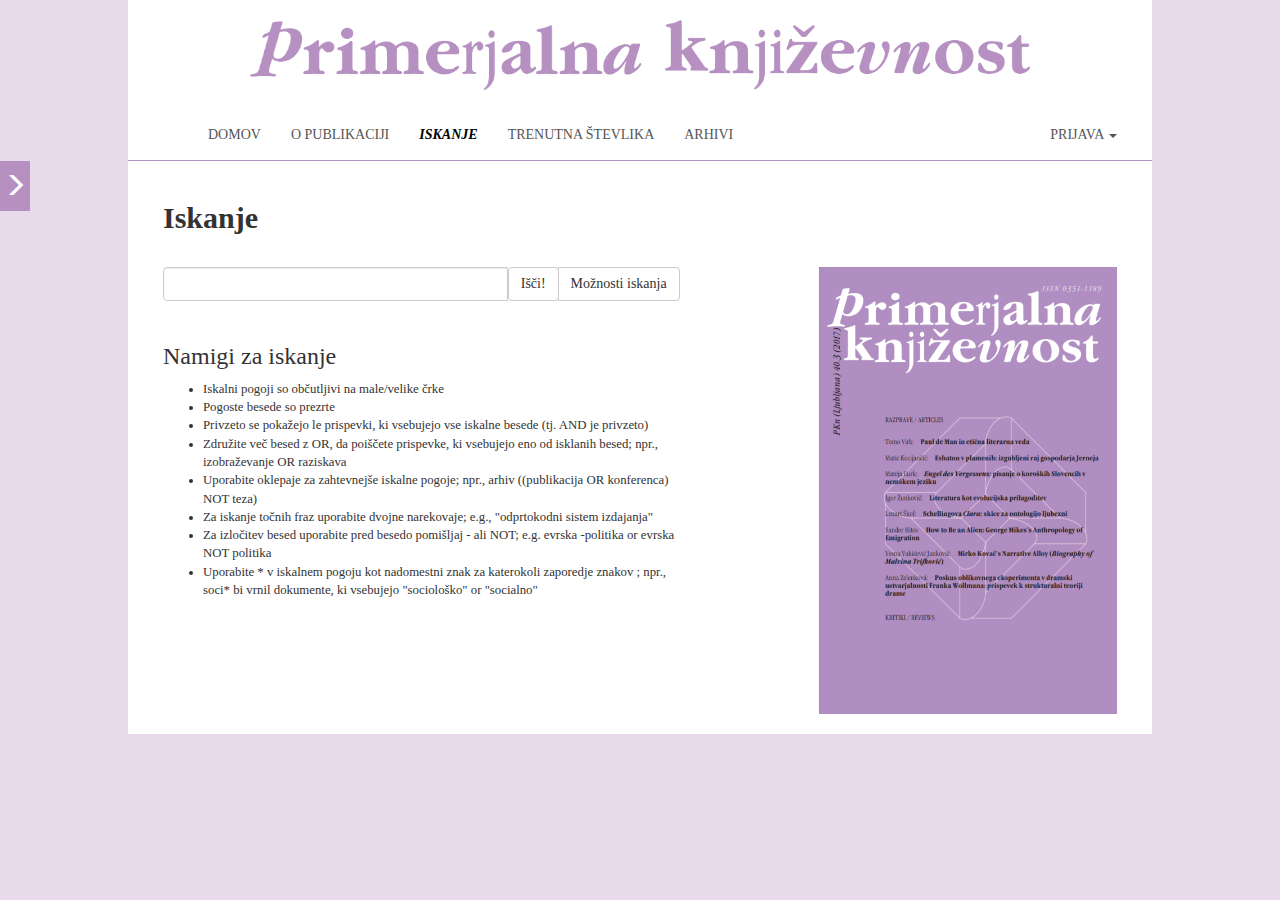
<file: search.html>
<!DOCTYPE html>
<html lang="sl">
<head>
  <title>Primerjalna književnost</title>
  <meta charset="utf-8">
  <meta name="viewport" content="width=device-width, initial-scale=1">
  <link rel="stylesheet" href="https://maxcdn.bootstrapcdn.com/bootstrap/3.3.7/css/bootstrap.min.css">
  <link rel="stylesheet" href="style.css">
  <script src="https://ajax.googleapis.com/ajax/libs/jquery/3.3.1/jquery.min.js"></script>
  <script src="https://maxcdn.bootstrapcdn.com/bootstrap/3.3.7/js/bootstrap.min.js"></script>
  <script src="main.js"></script>
</head>
<body>
<div id="page">
<img id="logo-img" src="./Images/dark_napis.png" onload="onLoadLogo()">
<nav id="navbar" class="navbar navbar-default">
  <div class="container-fluid" style="padding-right:35px">
    <div class="navbar-header">
      <img id="small-logo-img" class="hide-logo" src="./Images/navbar_logo.png">
    </div>
    <ul class="nav navbar-nav">
      <li>
        <a href="./index.html">DOMOV</a>
      </li>
      <li>
        <a href="./about.html">O PUBLIKACIJI</a>
      </li>
      <li class="active">
        <a href="#">ISKANJE</a>
      </li>
      <li>
        <a href="./current_release.html">TRENUTNA ŠTEVLIKA</a>
      </li>
      <li>
        <a href="./archives.html">ARHIVI</a>
      </li>
    </ul>
    <ul class="nav navbar-nav navbar-right">
      <li class="dropdown">
        <a href="" class="dropdown-toggle" data-toggle="dropdown" style="background:white">PRIJAVA <span class="caret"></span></a>
        <ul class="dropdown-menu dropdown-lr animated slideInRight" role="menu">
          <div class="col-lg-12" style="padding-top:15px">
            <form id="ajax-login-form" method="post" role="form" autocomplete="off">
              <div class="form-group">
                <input type="text" name="username" id="username" tabindex="1" class="form-control" placeholder="Uporabniško ime" value="" autocomplete="off">
              </div>
  
              <div class="form-group">
                <input type="password" name="password" id="password" tabindex="2" class="form-control" placeholder="Geslo" autocomplete="off">
              </div>
  
              <div class="form-group">
                <div class="row">
                  <div class="col-xs-7">
                    <input type="checkbox" tabindex="3" name="remember" id="remember">
                    <label style="font-weight:normal" for="remember"> Zapomni si me</label>
                  </div>
                  <div class="col-xs-5 pull-right">
                    <input type="submit" name="login-submit" id="login-submit" tabindex="4" class="form-control btn btn-success" value="Prijava">
                  </div>
                </div>
              </div>
  
              <div class="form-group">
                <div class="row">
                  <div class="col-lg-12">
                    <div class="text-center">
                      <a href="" tabindex="5" class="forgot-password">Pozabljeno geslo?</a>
                    </div>
                  </div>
                </div>
              </div>
            </form>
          </div>
        </ul>
      </li>
    </ul>
  </div>
</nav>
  
<div id="wrapper">

  <!-- Sidebar -->
  <div id="sidebar-wrapper">
    <ul class="sidebar-nav">
      <li>
        <a href="" class="btn btn-secondary" id="menu-toggle"><span class="glyphicon glyphicon-menu-right" aria-hidden="true"></span></a>
      </li>
      <li>
        <a href="#">Open Journal Systems</a>
      </li>
      <li>
        <a href="#">Pomoč</a>
      </li>
      <li><a data-toggle="collapse" href="#vsebina-collapse">Brskanje <span class="caret"></span></a>
        <ul id="vsebina-collapse" class="collapse list-unstyled">
          <li><a href="">Po številkah</a></li>
          <li><a href="">Po avtorju</a></li>
          <li><a href="">Po naslovu</a></li>
          <li><a href="">Ostale publikacije</a></li>
        </ul>
      </li>
      <li><a data-toggle="collapse" href="#obvestila-collapse">Obvestila <span class="caret"></span></a>
        <ul id="obvestila-collapse" class="collapse list-unstyled">
          <li><a href="">Poglej</a></li>
          <li><a href="">Naroči se</a></li>
        </ul>
      </li>
      <li><a data-toggle="collapse" href="#info-collapse">Informacije <span class="caret"></span></a>
        <ul id="info-collapse" class="collapse list-unstyled">
          <li><a href="">Za bralce</a></li>
          <li><a href="">Za avtorje</a></li>
          <li><a href="">Za knjižničarje</a></li>
        </ul>
      </li>
      <li><a data-toggle="collapse" href="#jezik-collapse">Jezik <span class="caret"></span></a>
        <ul id="jezik-collapse" class="collapse list-unstyled">
          <li><a href="">Slovenščina</a></li>
          <li><a href="">English</a></li>
          <li><a href="">Deutsch</a></li>
          <li><a href="">Hrvatski</a></li>
          <li><a href="">Srpski</a></li>
        </ul>
      </li>
      <li><a data-toggle="collapse" href="#pisava-collapse">Velikost pisave <span class="caret"></span></a>
        <ul id="pisava-collapse" class="collapse list-unstyled">
          <li><a href="">Povečaj</a></li>
          <li><a href="">Privzeto</a></li>
          <li><a href="">Zmanjšaj</a></li>
        </ul>
      </li>
    </ul>
  </div>
  <!-- /#sidebar-wrapper -->

  <!-- Page Content -->
  <div id="page-content-wrapper" class="content">
    <div class="container-fluid">
      <h2><strong>Iskanje</strong></h2>
      <br>
      <div class="row">
        <div class="col-sm-8">
          <div class="row">
            <div class="col-sm-10">
              <div class="input-group">
                <input type="text" class="form-control">
                <span class="input-group-btn">
                  <button class="btn btn-default" type="button">Išči!</button>
                </span>
                <span class="input-group-btn">
                  <button class="btn btn-default" type="button" data-toggle="collapse" data-target="#moznosti">Možnosti iskanja</button>
                </span>
              </div>
              <div id="moznosti" class="collapse">
                <form class="form-horizontal">
                  <h3>Kategorije iskanja</h3>
                  <div class="row">
                    <div class="form-group-sm">
                      <label for="avtorji" class="col-sm-3 control-label">Avtorji</label>
                      <div class="col-sm-7">
                        <input type="text" class="form-control" id="avtorji">
                      </div>
                    </div>
                  </div>
                  <div class="row">
                    <div class="form-group-sm">
                      <label for="naslov" class="col-sm-3 control-label">Naslov</label>
                      <div class="col-sm-7">
                        <input type="text" class="form-control" id="naslov">
                      </div>
                    </div>
                  </div>
                  <div class="row">
                    <div class="form-group-sm">
                      <label for="povzetek" class="col-sm-3 control-label">Povzetek</label>
                      <div class="col-sm-7">
                        <input type="text" class="form-control" id="povzetek">
                      </div>
                    </div>
                  </div>
                  <div class="row">
                    <div class="form-group-sm">
                      <label for="celotno" class="col-sm-3 control-label">Celotno besedilo</label>
                      <div class="col-sm-7">
                        <input type="text" class="form-control" id="celotno">
                      </div>
                    </div>
                  </div>
                  <div class="row">
                    <div class="form-group-sm">
                      <label for="dodatne" class="col-sm-3 control-label">Dodatne datoteke</label>
                      <div class="col-sm-7">
                        <input type="text" class="form-control" id="dodatne">
                      </div>
                    </div>
                  </div>
                  <br>
                  <h3>Datum</h3>
                  <div class="row">
                    <div class="form-group-sm">
                      <label for="od" class="col-sm-3 control-label">Od</label>
                      <div class="col-sm-7">
                        <input type="date" class="form-control" id="od">
                      </div>
                    </div>
                  </div>
                  <div class="row">
                    <div class="form-group-sm">
                      <label for="do" class="col-sm-3 control-label">Do</label>
                      <div class="col-sm-7">
                        <input type="date" class="form-control" id="do">
                      </div>
                    </div>
                  </div>
                  <br>
                  <h3>Indeksni izrazi</h3>
                  <div class="row">
                    <div class="form-group-sm">
                      <label for="veda" class="col-sm-3 control-label">Veda(e)</label>
                      <div class="col-sm-7">
                        <input type="text" class="form-control" id="veda">
                      </div>
                    </div>
                  </div>
                  <div class="row">
                    <div class="form-group-sm">
                      <label for="besede" class="col-sm-3 control-label">Ključne besede</label>
                      <div class="col-sm-7">
                        <input type="text" class="form-control" id="besede">
                      </div>
                    </div>
                  </div>
                  <div class="row">
                    <div class="form-group-sm">
                      <label for="tip" class="col-sm-3 control-label">Tip (metoda/pristop)</label>
                      <div class="col-sm-7">
                        <input type="text" class="form-control" id="tip">
                      </div>
                    </div>
                  </div>
                  <div class="row">
                    <div class="form-group-sm">
                      <label for="pokritost" class="col-sm-3 control-label">Pokritost</label>
                      <div class="col-sm-7">
                        <input type="text" class="form-control" id="pokritost">
                      </div>
                    </div>
                  </div>
                  <div class="row">
                    <div class="form-group-sm">
                      <label for="polja" class="col-sm-3 control-label">Vsa iskalna polja</label>
                      <div class="col-sm-7">
                        <input type="text" class="form-control" id="polja">
                      </div>
                    </div>
                  </div>
                </form>
              </div>
              <br>
              <h3>Namigi za iskanje</h3>
              <ul class="hints">
                <li>Iskalni pogoji so občutljivi na male/velike črke</li>
                <li>Pogoste besede so prezrte</li>
                <li>Privzeto se pokažejo le prispevki, ki vsebujejo vse iskalne besede (tj. AND je privzeto)</li>
                <li>Združite več besed z OR, da poiščete prispevke, ki vsebujejo eno od isklanih besed; npr., izobraževanje OR raziskava</li>
                <li>Uporabite oklepaje za zahtevnejše iskalne pogoje; npr., arhiv ((publikacija OR konferenca) NOT teza)</li>
                <li>Za iskanje točnih fraz uporabite dvojne narekovaje; e.g., "odprtokodni sistem izdajanja"</li>
                <li>Za izločitev besed uporabite pred besedo pomišljaj - ali NOT; e.g. evrska -politika or evrska NOT politika</li>
                <li>Uporabite * v iskalnem pogoju kot nadomestni znak za katerokoli zaporedje znakov ; npr., soci* bi vrnil dokumente, ki vsebujejo "sociološko" or "socialno"</li>
              </ul>
            </div>
          </div>
        </div>
        <div class="col-sm-4">
          <img id="naslovnica" src="./Images/naslovnica.png">
        </div>
      </div>
    </div>
  </div>
</div>
</body>
</html>
</file>
<file: style.css>
/* Style the header logo */
#logo-img {
    width: 80%;
    display: block;
    margin: auto;
    padding: 20px;
}

/* Navbar styles */
#navbar {
  background: white;
  border: none;
  font-family: "Bodoni";
  margin: 0px;
  border-bottom: 1px solid #B690C1;
  border-radius: 0px;
}

#navbar a {
  color: #555;
}

#navbar a:hover {
  color: black;
}

#navbar .active a {
  background: white;
  font-style: italic;
  font-weight: bold;
  color: black;
}

#navbar.navbar-fixed-top {
  width: 80%;
  margin: auto;
}

/* Page content */
.content {
  padding: 16px;
  font-family: "Garamond";
  font-size: 16px;
  width: 80%;
  margin: auto;
}

/* Small logo styles */
#small-logo-img {
  height: 40px;
  margin: 5px;
  transition: visibility 0.5s, opacity 0.5s ease;
}

.show-logo {
  visibility: visible;
  opacity: 1;
}

.hide-logo {
  visibility: hidden;
  opacity: 0;
}

/* Sidebar workings */
body {
  overflow-x: hidden;
  padding-left: 10%;
  padding-right: 10%;
  background-color: #E8DAEB;
}

#page {
  background-color: white;
}

#wrapper {
  padding-left: 0;
  -webkit-transition: width 0.5s ease, padding 0.5s ease, margin 0.5s ease;
  -moz-transition: width 0.5s ease, padding 0.5s ease, margin 0.5s ease;
  -o-transition: width 0.5s ease, padding 0.5s ease, margin 0.5s ease;
  transition: width 0.5s ease, padding 0.5s ease, margin 0.5s ease;
}

#wrapper.toggled {
  padding-left: 250px;
}

#sidebar-wrapper {
  z-index: 1000;
  position: fixed;
  left: 250px;
  width: 0;
  height: 100%;
  margin-left: -250px;
  overflow-y: auto;
  background: #B690C1;
  -webkit-transition: width 0.5s ease, padding 0.5s ease, margin 0.5s ease;
  -moz-transition: width 0.5s ease, padding 0.5s ease, margin 0.5s ease;
  -o-transition: width 0.5s ease, padding 0.5s ease, margin 0.5s ease;
  transition: width 0.5s ease, padding 0.5s ease, margin 0.5s ease;
}

#wrapper.toggled #sidebar-wrapper {
  width: 250px;
}

#page-content-wrapper {
  width: 100%;
  position: absolute;
  padding: 15px;
}

#wrapper.toggled #page-content-wrapper {
  position: absolute;
  margin-right: -250px;
}

#menu-toggle {
  position: fixed;
  height: 50px;
  width: 30px;
  background-color: #B690C1;
  border: none;
  border-radius: 0px;
  padding: 0px;
  -webkit-transition: margin 0.5s ease, width 0.1s linear;
  -moz-transition: margin 0.5s ease, width 0.1s linear;
  -o-transition: margin 0.5s ease, width 0.1s linear;
  transition: margin 0.5s ease, width 0.1s linear;
}

#menu-toggle:hover {
  width: 40px;
}

#menu-toggle.toggled {
  margin-left: 250px;
}

.sidebar-nav li a .glyphicon {
  margin-left: -40px;
  margin-top: 12px;
  font-size: 1.7em;
  padding: 0px;
  color: white;
}


/* Sidebar Styles */

.sidebar-nav {
  position: absolute;
  top: 0;
  width: 250px;
  margin: 0;
  padding: 0;
  list-style: none;
  font-family: "Bodoni";
  font-size: 18px;
}

.sidebar-nav li {
  text-indent: 20px;
  line-height: 40px;
}

.sidebar-nav li a {
  display: block;
  text-decoration: none;
  color: white;
}

.sidebar-nav li a:hover {
  text-decoration: none;
  color: #fff;
  background: rgba(255, 255, 255, 0.2);
}

.sidebar-nav li a:active, .sidebar-nav li a:focus {
  text-decoration: none;
}

.sidebar-nav>.sidebar-brand {
  height: 65px;
  font-size: 18px;
  line-height: 60px;
}

.sidebar-nav>.sidebar-brand a {
  color: #999999;
}

.sidebar-nav>.sidebar-brand a:hover {
  color: #fff;
  background: none;
}

@media(min-width:768px) {
  #wrapper {
    padding-left: 0;
  }
  #wrapper.toggled {
    padding-left: 70px;
  }
  #sidebar-wrapper {
    width: 0;
  }
  #wrapper.toggled #sidebar-wrapper {
    width: 250px;
  }
  #page-content-wrapper {
    padding: 20px;
    position: relative;
  }
  #wrapper.toggled #page-content-wrapper {
    position: relative;
    margin-right: 0;
  }
}

@media(min-width:1366px) {
  #wrapper.toggled {
    padding-left: 130px;
  }
}

.collapse li {
  margin-left: 30px;
  transition: margin 0.1s ease;
}

ul.dropdown-lr {
  width: 300px;
  font-family: "Bodoni";
}

/* mobile fix */
@media (max-width: 768px) {
	.dropdown-lr h3 {
		color: #eee;
	}
	.dropdown-lr label {
		color: #eee;
	}
}

#login-submit {
  background-color: #B690C1;
  border-radius: 0px;
  border: none;
}

.dropdown-menu {
  z-index: 1000;
  margin-top: -0.5px !important;
  border: 1px solid #B690C1;
  border-top: 2px solid white;
  border-radius: 0px;
  box-shadow: none;
}

#naslovnica {
  width: 100%;
}

.hints {
  font-size: 0.8em;
}

.form-horizontal .control-label{
   text-align:left !important; 
}

.titles {
  font-size: 1.2em;
}

.article {
  font-size:0.9em;
}

.arhiv {
  width: 25%;
  display: block;
  margin: auto;
}

.barhiv {
  margin: auto;
  padding-top: 30px;
  padding-bottom: 30px;
}

.naslovcek {
  margin:auto;
  text-align: center;
}
</file>
